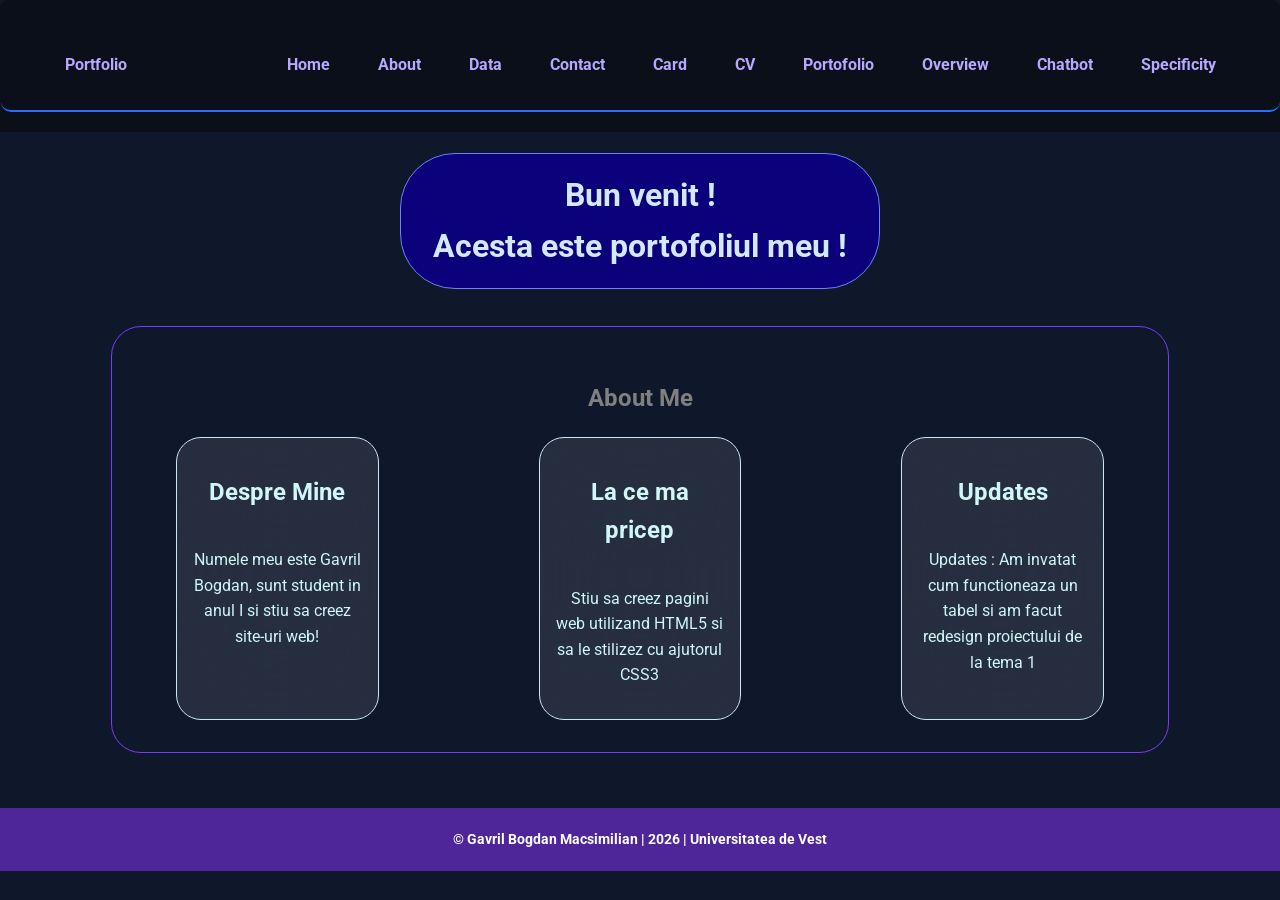
<file: index.html>
<!doctype html>
<html lang="en">
  <head>
    <meta charset="UTF-8" />
    <meta name="viewport" content="width=device-width, initial-scale=1.0" />
    <title>Portofoliu Gavril Bogdan</title>
    <link rel="stylesheet" href="style.css" />
    <link rel="preconnect" href="https://fonts.googleapis.com" />
    <link rel="preconnect" href="https://fonts.gstatic.com" crossorigin />
    <link
      href="https://fonts.googleapis.com/css2?family=Roboto:ital,wght@0,100..900;1,100..900&display=swap"
      rel="stylesheet"
    />
  </head>
  <body>
    <a href="#main-content" class="skip-link">Skip to main content</a>
    <header>
      <nav>
        <a href="index.html" class="logo">Portfolio</a>
        <ul>
          <li><a href="index.html">Home</a></li>
          <li><a href="about.html">About</a></li>
          <li><a href="data.html">Data</a></li>
          <li><a href="contact.html">Contact</a></li>
          <li><a href="card.html">Card</a></li>
          <li><a href="cv.html">CV</a></li>
          <li><a href="portofolio.html">Portofolio</a></li>
          <li><a href="overview.html">Overview</a></li>
          <li><a href="chatbot.html">Chatbot</a></li>
          <li><a href="specificity.html">Specificity</a></li>
        </ul>
      </nav>
    </header>
    <div class="title-container">
      <h1 class="big-title">
        Bun venit !<br />
        Acesta este portofoliul meu !
      </h1>
    </div>
    <main id="main-content">
      <section>
        <div class="body-container">
          <h2 class="container-title" style="color: gray">About Me</h2>
          <div class="card-container">
            <div class="card">
              <h2>Despre Mine</h2>
              <p>
                Numele meu este Gavril Bogdan, sunt student in anul I si stiu sa
                creez site-uri web!
              </p>
            </div>
            <div class="card">
              <h2>La ce ma pricep</h2>
              <p>
                Stiu sa creez pagini web utilizand HTML5 si sa le stilizez cu
                ajutorul CSS3
              </p>
            </div>
            <div class="card">
              <h2>Updates</h2>
              <p>
                Updates : Am invatat cum functioneaza un tabel si am facut
                redesign proiectului de la tema 1
              </p>
            </div>
          </div>
        </div>
      </section>
    </main>
    <footer>
      &copy; Gavril Bogdan Macsimilian | 2026 | Universitatea de Vest
    </footer>
  </body>
</html>
</file>
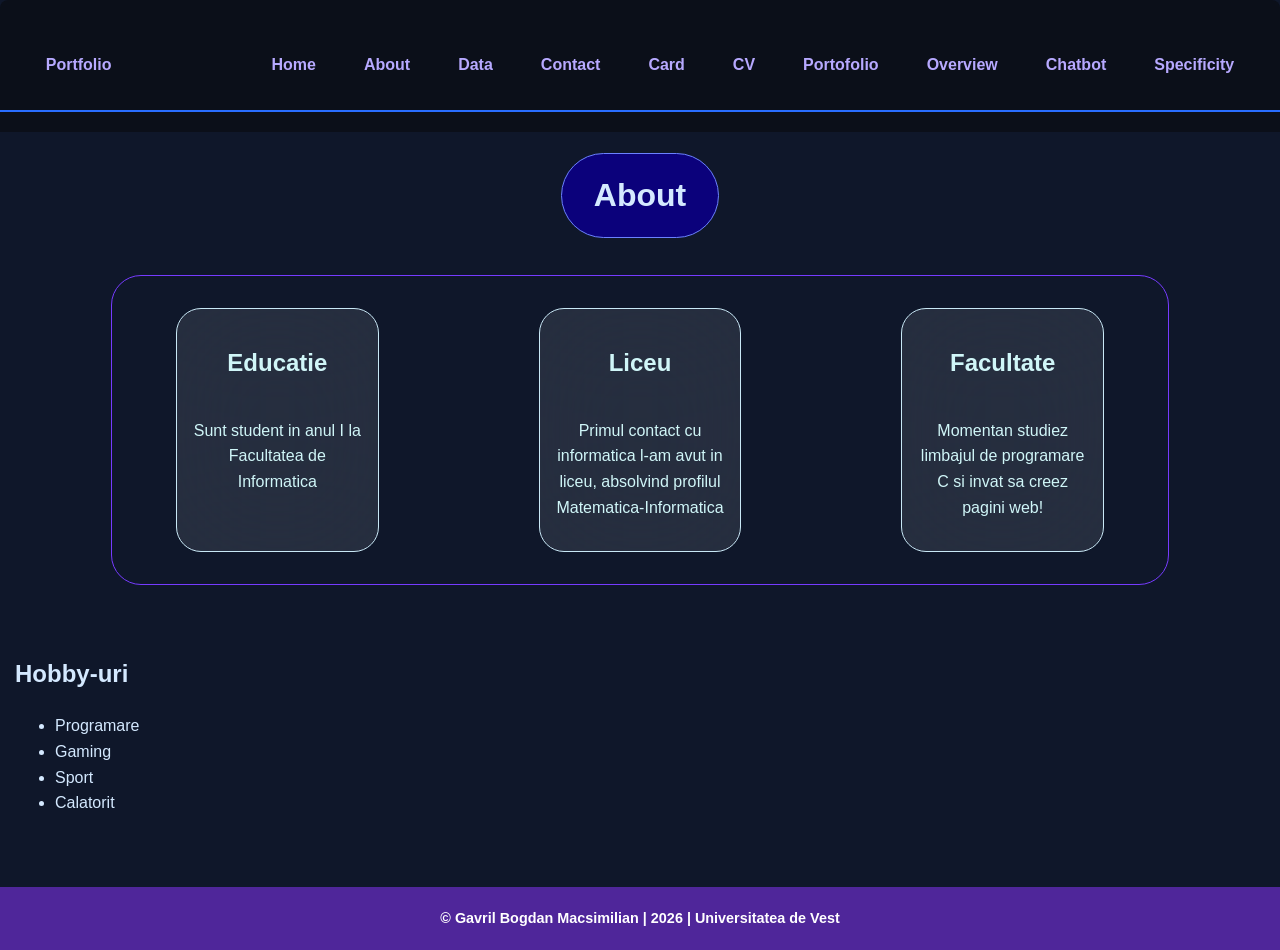
<file: about.html>
<!doctype html>
<html lang="en">
  <head>
    <meta charset="UTF-8" />
    <meta name="viewport" content="width=device-width, initial-scale=1.0" />
    <title>About</title>
    <link rel="stylesheet" href="style.css" />
  </head>
  <body>
    <a href="#main-content" class="skip-link">Skip to main content</a>
    <header>
      <nav>
        <a href="index.html" class="logo">Portfolio</a>
        <ul>
          <li><a href="index.html">Home</a></li>
          <li><a href="about.html">About</a></li>
          <li><a href="data.html">Data</a></li>
          <li><a href="contact.html">Contact</a></li>
          <li><a href="card.html">Card</a></li>
          <li><a href="cv.html">CV</a></li>
          <li><a href="portofolio.html">Portofolio</a></li>
          <li><a href="overview.html">Overview</a></li>
          <li><a href="chatbot.html">Chatbot</a></li>
          <li><a href="specificity.html">Specificity</a></li>
        </ul>
      </nav>
    </header>
    <div class="title-container">
      <h1 class="big-title">About</h1>
    </div>
    <main id="main-content">
      <section>
        <div class="body-container">
          <div class="card-container">
            <div class="card">
              <h2>Educatie</h2>
              <p>Sunt student in anul I la Facultatea de Informatica</p>
            </div>
            <div class="card">
              <h2>Liceu</h2>
              <p>
                Primul contact cu informatica l-am avut in liceu, absolvind
                profilul Matematica-Informatica
              </p>
            </div>
            <div class="card">
              <h2>Facultate</h2>
              <p>
                Momentan studiez limbajul de programare C si invat sa creez
                pagini web!
              </p>
            </div>
          </div>
        </div>
      </section>

      <section>
        <div class="hobby">
          <h2 class="sub-title">Hobby-uri</h2>
          <ul>
            <li>Programare</li>
            <li>Gaming</li>
            <li>Sport</li>
            <li>Calatorit</li>
          </ul>
        </div>
      </section>
    </main>
    <footer>
      &copy; Gavril Bogdan Macsimilian | 2026 | Universitatea de Vest
    </footer>
  </body>
</html>
</file>
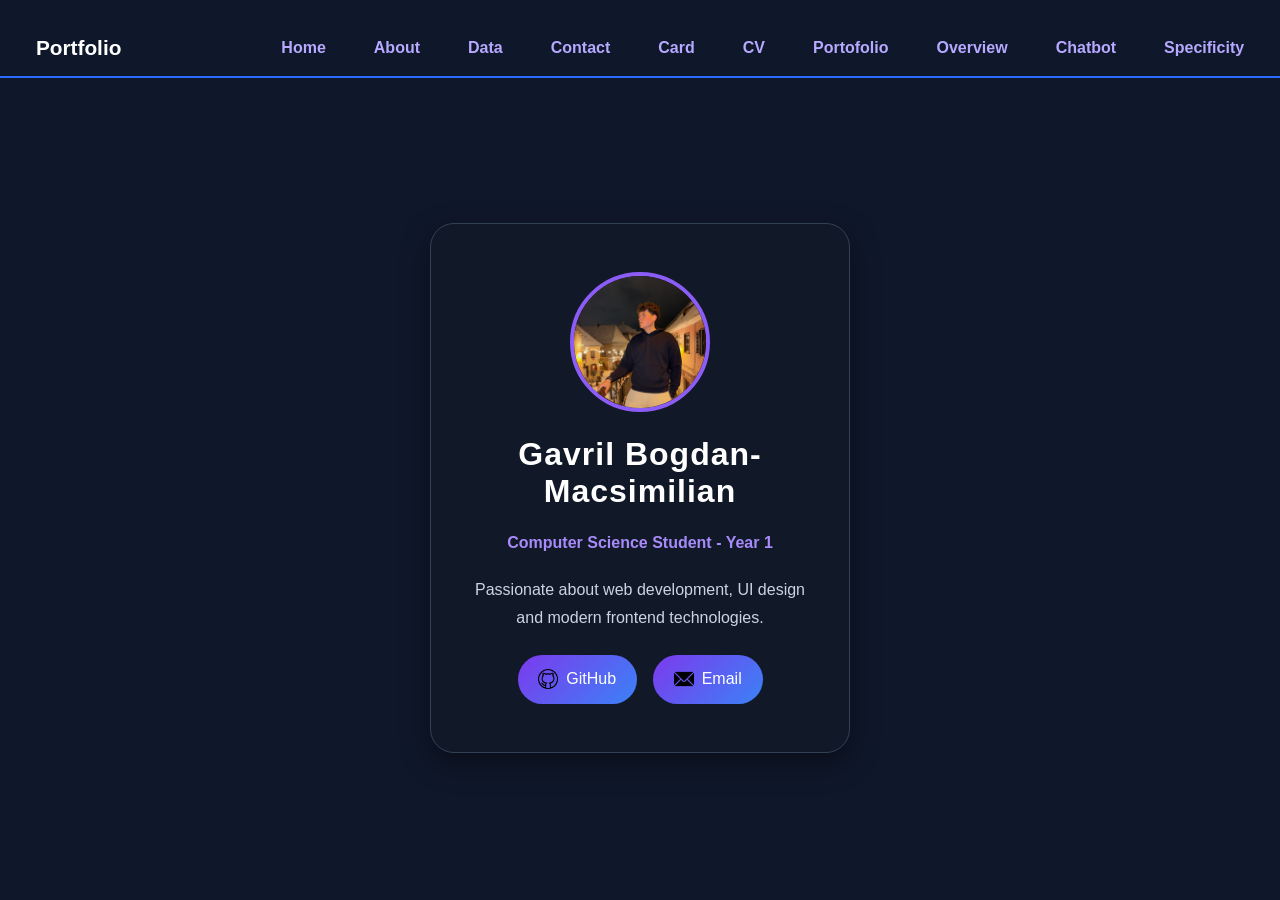
<file: card.html>
<!doctype html>
<html lang="en">
  <head>
    <meta charset="UTF-8" />
    <meta name="viewport" content="width=device-width, initial-scale=1.0" />
    <title>Card</title>
    <link rel="stylesheet" href="card.css" />
  </head>

  <body>
    <header>
      <nav>
        <a href="index.html" class="logo">Portfolio</a>
        <ul>
          <li><a href="index.html">Home</a></li>
          <li><a href="about.html">About</a></li>
          <li><a href="data.html">Data</a></li>
          <li><a href="contact.html">Contact</a></li>
          <li><a href="card.html">Card</a></li>
          <li><a href="cv.html">CV</a></li>
          <li><a href="portofolio.html">Portofolio</a></li>
          <li><a href="overview.html">Overview</a></li>
          <li><a href="chatbot.html">Chatbot</a></li>
          <li><a href="specificity.html">Specificity</a></li>
        </ul>
      </nav>
    </header>

    <main class="card-container">
      <section class="card">
        <img
          src="images/bogdan.png"
          alt="Profile Picture"
          class="profile-img"
        />

        <h1 id="main-name">Gavril Bogdan-Macsimilian</h1>

        <p class="role">Computer Science Student - Year 1</p>

        <p class="description">
          Passionate about web development, UI design and modern frontend
          technologies.
        </p>

        <div class="buttons">
          <a href="https://github.com/bogdangavril06" class="btn github-link">
            <img src="images/github.png" alt="GitHub" />
            GitHub
          </a>

          <a href="mailto:bogdan.gavril06@e-uvt.com" class="btn email-link">
            <img src="images/email.png" alt="Email" />
            Email
          </a>
        </div>
      </section>
    </main>
  </body>
</html>
</file>
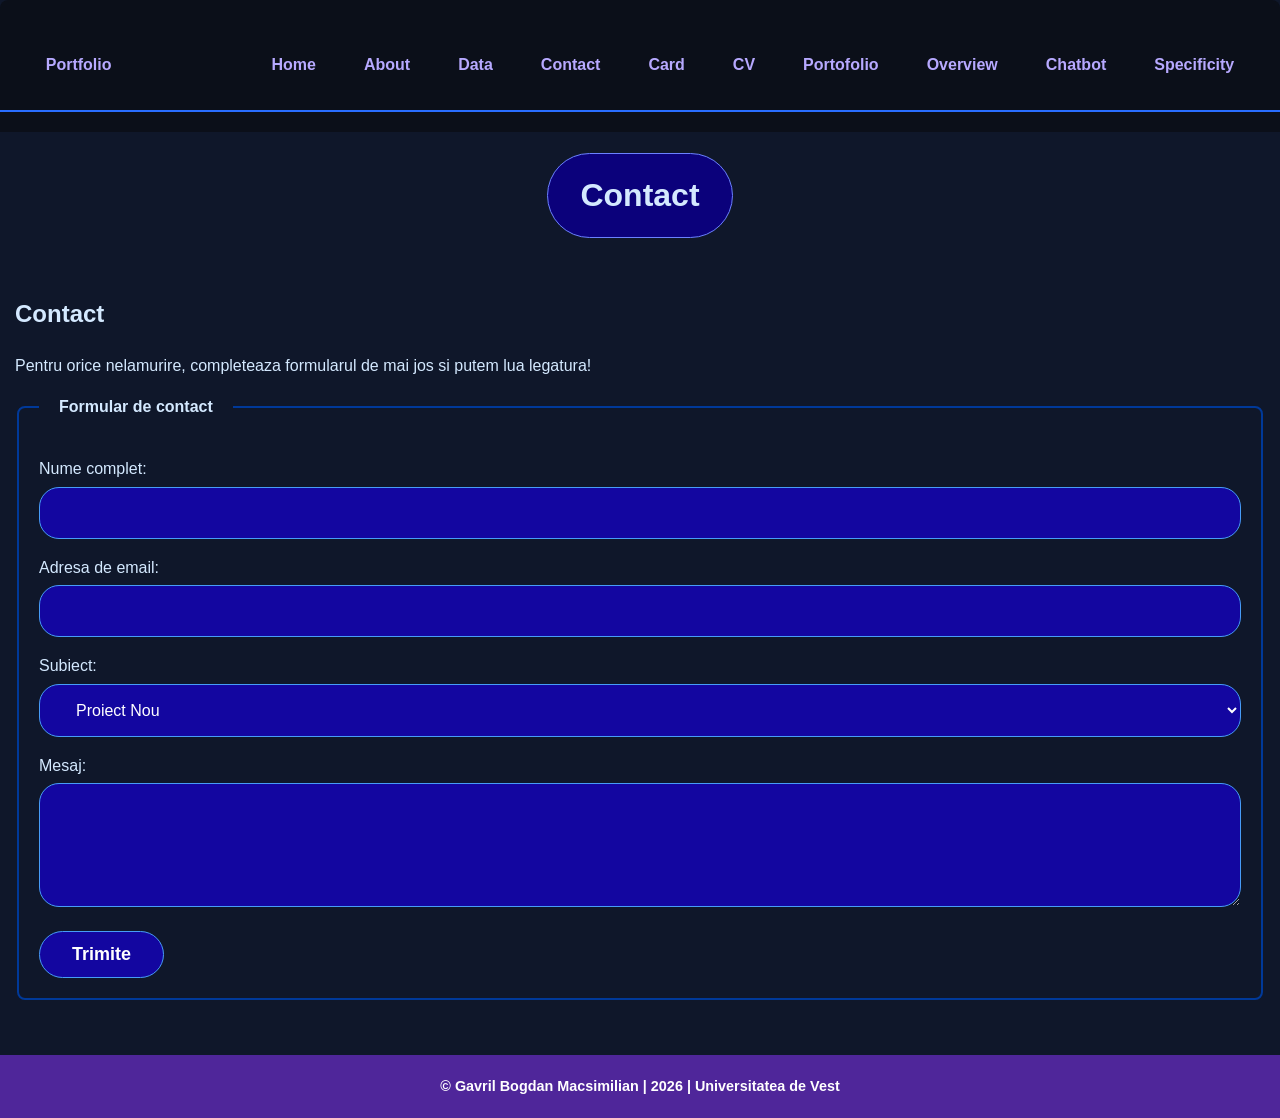
<file: contact.html>
<!doctype html>
<html lang="en">
  <head>
    <meta charset="UTF-8" />
    <meta name="viewport" content="width=device-width, initial-scale=1.0" />
    <title>Contact</title>
    <link rel="stylesheet" href="style.css" />
  </head>
  <body>
    <a href="#main-content" class="skip-link">Skip to main content</a>
    <header>
      <nav>
        <a href="index.html" class="logo">Portfolio</a>
        <ul>
          <li><a href="index.html">Home</a></li>
          <li><a href="about.html">About</a></li>
          <li><a href="data.html">Data</a></li>
          <li><a href="contact.html">Contact</a></li>
          <li><a href="card.html">Card</a></li>
          <li><a href="cv.html">CV</a></li>
          <li><a href="portofolio.html">Portofolio</a></li>
          <li><a href="overview.html">Overview</a></li>
          <li><a href="chatbot.html">Chatbot</a></li>
          <li><a href="specificity.html">Specificity</a></li>
        </ul>
      </nav>
    </header>
    <div class="title-container">
      <h1 class="big-title">Contact</h1>
    </div>
    <main id="main-content">
      <section class="form-c">
        <h2 class="sub-title">Contact</h2>
        <p class="sub-title">
          Pentru orice nelamurire, completeaza formularul de mai jos si putem
          lua legatura!
        </p>

        <form action="#" method="post">
          <fieldset>
            <legend class="sub-title">Formular de contact</legend>
            <p class="sub-title">
              <label for="nume">Nume complet:</label>
              <input type="text" id="nume" name="user_name" required />
            </p>
            <p class="sub-title">
              <label for="email">Adresa de email:</label>
              <input type="email" id="email" name="user_email" required />
            </p>

            <p class="sub-title">
              <label for="subiect">Subiect: </label>
              <select name="subject" id="subiect">
                <option value="proiect">Proiect Nou</option>
                <option value="intrebare">Intrebare</option>
                <option value="feedback">Feedback</option>
              </select>
            </p>
            <p class="sub-title">
              <label for="mesaj">Mesaj:</label>
              <textarea name="message" id="mesaj" rows="5" required></textarea>
            </p>
            <button type="submit">Trimite</button>
          </fieldset>
        </form>
      </section>
    </main>
    <footer>
      &copy; Gavril Bogdan Macsimilian | 2026 | Universitatea de Vest
    </footer>
  </body>
</html>
</file>
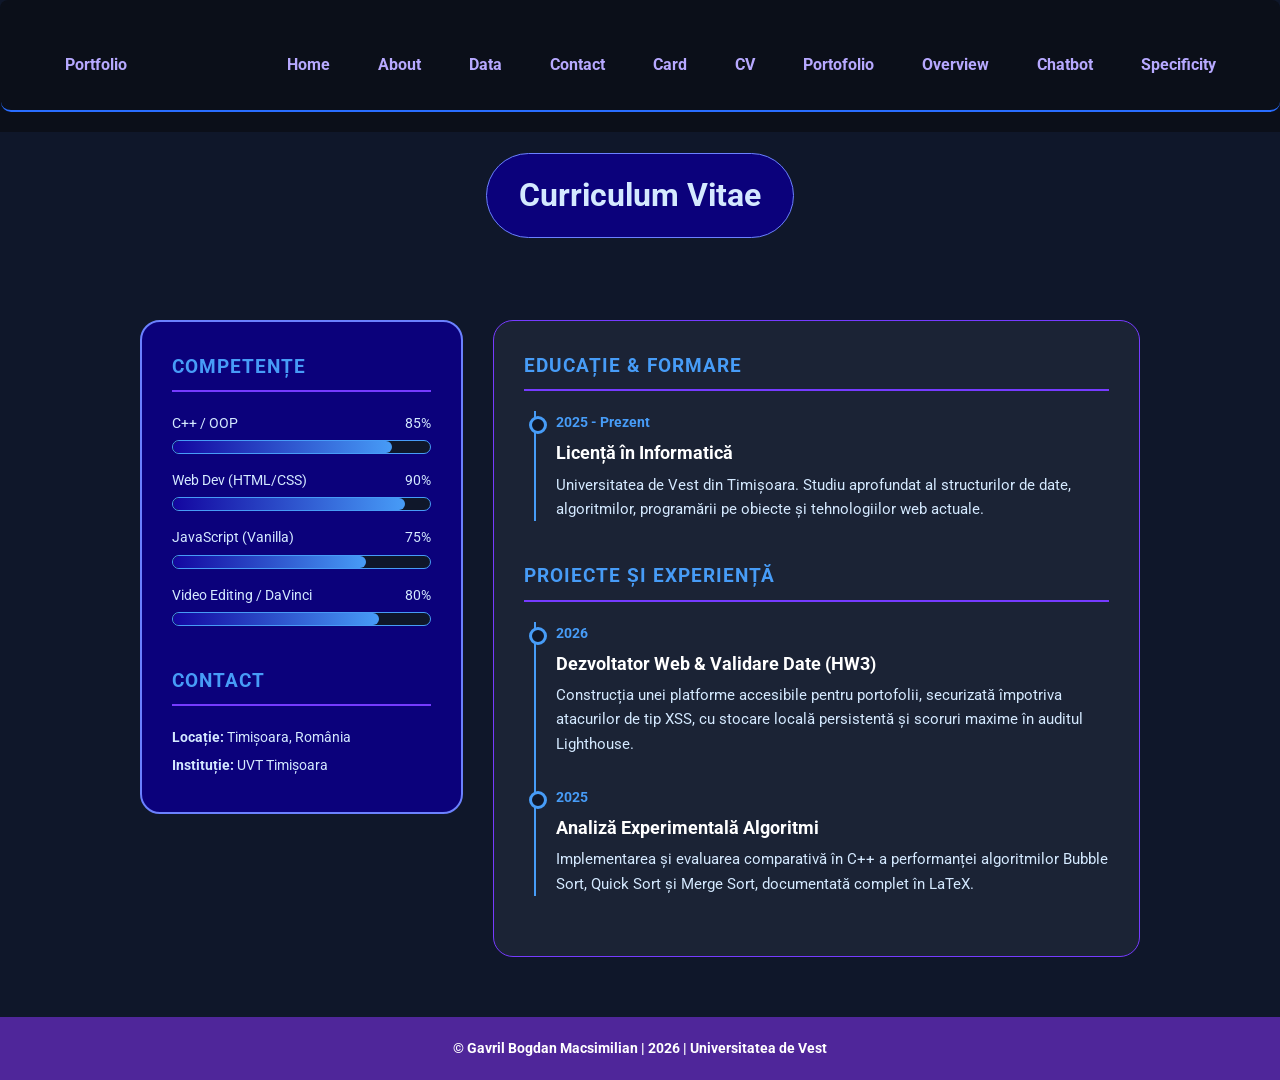
<file: cv.html>
<!doctype html>
<html lang="ro">
  <head>
    <meta charset="UTF-8" />
    <meta name="viewport" content="width=device-width, initial-scale=1.0" />
    <title>Curriculum Vitae - Nou</title>
    <link rel="stylesheet" href="style.css" />
    <link rel="preconnect" href="https://fonts.googleapis.com" />
    <link rel="preconnect" href="https://fonts.gstatic.com" crossorigin />
    <link
      href="https://fonts.googleapis.com/css2?family=Roboto:wght@300;400;700;900&display=swap"
      rel="stylesheet"
    />

    <style>
      .cv-wrapper {
        max-width: 1000px;
        margin: 40px auto;
        padding: 20px;
        display: grid;
        grid-template-columns: 1fr 2fr;
        gap: 30px;
      }

      @media (max-width: 768px) {
        .cv-wrapper {
          grid-template-columns: 1fr;
        }
      }

      .left-column {
        background-color: #0b017b;
        border: 2px solid #6b81ff;
        padding: 30px;
        border-radius: 20px;
        height: fit-content;
      }

      .right-column {
        background-color: rgba(246, 250, 255, 0.05);
        border: 1px solid #763bff;
        padding: 30px;
        border-radius: 20px;
      }

      .cv-section-title {
        color: #479cf7;
        border-bottom: 2px solid #763bff;
        padding-bottom: 8px;
        margin-top: 0;
        margin-bottom: 20px;
        text-transform: uppercase;
        font-size: 1.2rem;
        letter-spacing: 1px;
      }

      .skill-bar-container {
        margin-bottom: 15px;
      }

      .skill-name {
        display: flex;
        justify-content: space-between;
        color: #d4e9ff;
        font-size: 0.9rem;
        margin-bottom: 5px;
      }

      .progress-bg {
        background-color: #0f172a;
        border: 1px solid #479cf7;
        height: 12px;
        border-radius: 10px;
        overflow: hidden;
      }

      .progress-fill {
        background: linear-gradient(90deg, #1306a0, #479cf7);
        height: 100%;
        border-radius: 10px;
      }

      .timeline {
        position: relative;
        border-left: 2px solid #479cf7;
        padding-left: 20px;
        margin-left: 10px;
      }

      .timeline-item {
        position: relative;
        margin-bottom: 30px;
      }

      .timeline-item::before {
        content: "";
        position: absolute;
        left: -27px;
        top: 5px;
        background-color: #0f172a;
        border: 3px solid #479cf7;
        width: 12px;
        height: 12px;
        border-radius: 50%;
      }

      .timeline-date {
        color: #479cf7;
        font-weight: bold;
        font-size: 0.9rem;
        margin: 0;
      }

      .timeline-title {
        color: white;
        margin: 5px 0;
        font-size: 1.1rem;
      }

      .timeline-desc {
        color: #d4e9ff;
        margin: 0;
        font-size: 0.95rem;
      }
    </style>
  </head>
  <body>
    <a href="#main-content" class="skip-link">Skip to main content</a>

    <header>
      <nav>
        <a href="index.html" class="logo">Portfolio</a>
        <ul>
          <li><a href="index.html">Home</a></li>
          <li><a href="about.html">About</a></li>
          <li><a href="data.html">Data</a></li>
          <li><a href="contact.html">Contact</a></li>
          <li><a href="card.html">Card</a></li>
          <li><a href="cv.html">CV</a></li>
          <li><a href="portofolio.html">Portofolio</a></li>
          <li><a href="overview.html">Overview</a></li>
          <li><a href="chatbot.html">Chatbot</a></li>
          <li><a href="specificity.html">Specificity</a></li>
        </ul>
      </nav>
    </header>

    <div class="title-container">
      <h1 class="big-title">Curriculum Vitae</h1>
    </div>

    <main id="main-content" class="cv-wrapper">
      <div class="left-column">
        <h2 class="cv-section-title">Competențe</h2>

        <div class="skill-bar-container">
          <div class="skill-name"><span>C++ / OOP</span> <span>85%</span></div>
          <div class="progress-bg">
            <div class="progress-fill" style="width: 85%"></div>
          </div>
        </div>

        <div class="skill-bar-container">
          <div class="skill-name">
            <span>Web Dev (HTML/CSS)</span> <span>90%</span>
          </div>
          <div class="progress-bg">
            <div class="progress-fill" style="width: 90%"></div>
          </div>
        </div>

        <div class="skill-bar-container">
          <div class="skill-name">
            <span>JavaScript (Vanilla)</span> <span>75%</span>
          </div>
          <div class="progress-bg">
            <div class="progress-fill" style="width: 75%"></div>
          </div>
        </div>

        <div class="skill-bar-container">
          <div class="skill-name">
            <span>Video Editing / DaVinci</span> <span>80%</span>
          </div>
          <div class="progress-bg">
            <div class="progress-fill" style="width: 80%"></div>
          </div>
        </div>

        <h2 class="cv-section-title" style="margin-top: 40px">Contact</h2>
        <p style="color: #d4e9ff; font-size: 0.9rem; margin: 5px 0">
          <strong>Locație:</strong> Timișoara, România
        </p>
        <p style="color: #d4e9ff; font-size: 0.9rem; margin: 5px 0">
          <strong>Instituție:</strong> UVT Timișoara
        </p>
      </div>

      <div class="right-column">
        <h2 class="cv-section-title">Educație & Formare</h2>
        <div class="timeline">
          <div class="timeline-item">
            <p class="timeline-date">2025 - Prezent</p>
            <h3 class="timeline-title">Licență în Informatică</h3>
            <p class="timeline-desc">
              Universitatea de Vest din Timișoara. Studiu aprofundat al
              structurilor de date, algoritmilor, programării pe obiecte și
              tehnologiilor web actuale.
            </p>
          </div>
        </div>

        <h2 class="cv-section-title" style="margin-top: 40px">
          Proiecte și Experiență
        </h2>
        <div class="timeline">
          <div class="timeline-item">
            <p class="timeline-date">2026</p>
            <h3 class="timeline-title">
              Dezvoltator Web & Validare Date (HW3)
            </h3>
            <p class="timeline-desc">
              Construcția unei platforme accesibile pentru portofolii,
              securizată împotriva atacurilor de tip XSS, cu stocare locală
              persistentă și scoruri maxime în auditul Lighthouse.
            </p>
          </div>
          <div class="timeline-item">
            <p class="timeline-date">2025</p>
            <h3 class="timeline-title">Analiză Experimentală Algoritmi</h3>
            <p class="timeline-desc">
              Implementarea și evaluarea comparativă în C++ a performanței
              algoritmilor Bubble Sort, Quick Sort și Merge Sort, documentată
              complet în LaTeX.
            </p>
          </div>
        </div>
      </div>
    </main>

    <footer>
      &copy; Gavril Bogdan Macsimilian | 2026 | Universitatea de Vest
    </footer>
  </body>
</html>
</file>
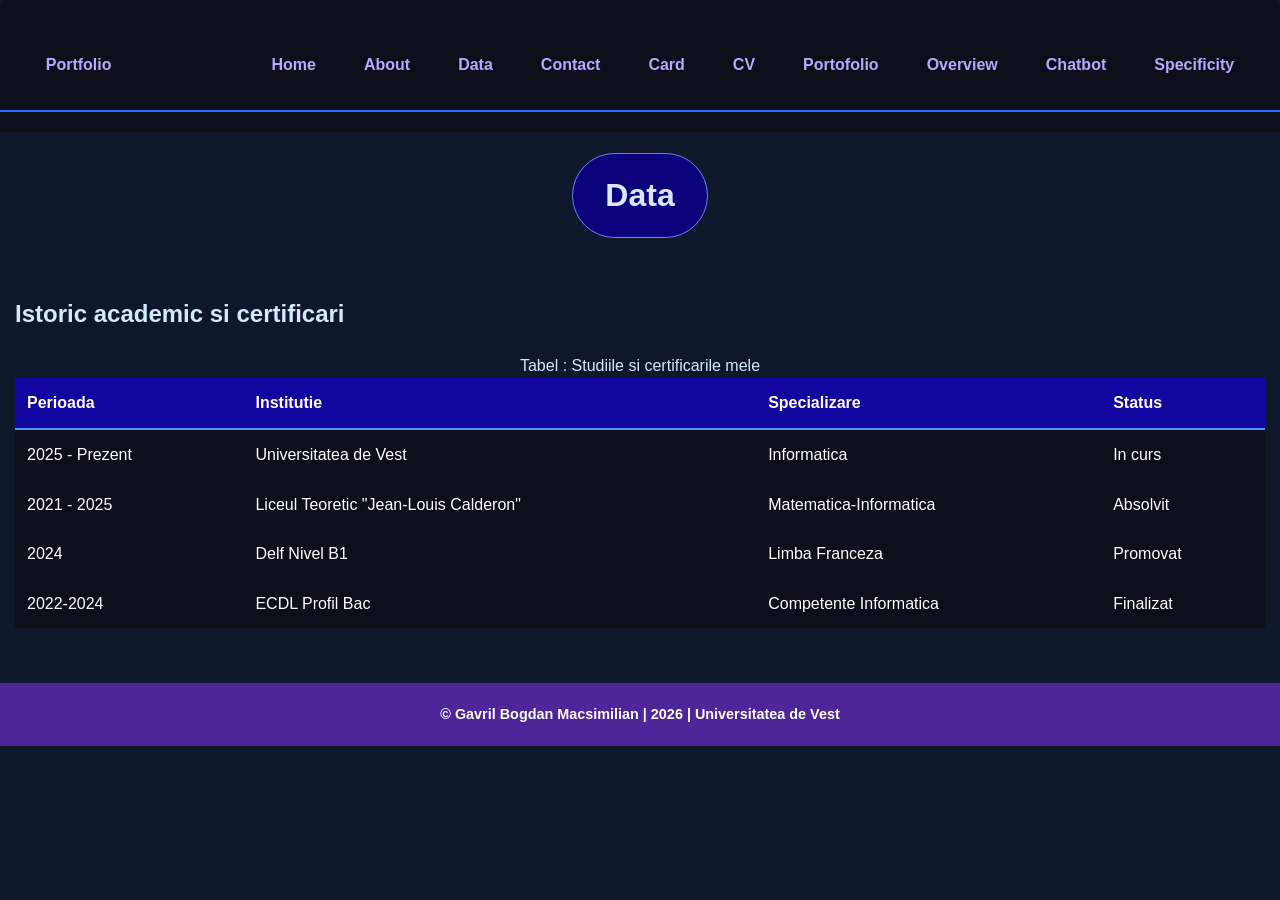
<file: data.html>
<!doctype html>
<html lang="en">
  <head>
    <meta charset="UTF-8" />
    <meta name="viewport" content="width=device-width, initial-scale=1.0" />
    <title>Data</title>
    <link rel="stylesheet" href="style.css" />
  </head>
  <body>
    <a href="#main-content" class="skip-link">Skip to main content</a>
    <header>
      <nav>
        <a href="index.html" class="logo">Portfolio</a>
        <ul>
          <li><a href="index.html">Home</a></li>
          <li><a href="about.html">About</a></li>
          <li><a href="data.html">Data</a></li>
          <li><a href="contact.html">Contact</a></li>
          <li><a href="card.html">Card</a></li>
          <li><a href="cv.html">CV</a></li>
          <li><a href="portofolio.html">Portofolio</a></li>
          <li><a href="overview.html">Overview</a></li>
          <li><a href="chatbot.html">Chatbot</a></li>
          <li><a href="specificity.html">Specificity</a></li>
        </ul>
      </nav>
    </header>
    <div class="title-container">
      <h1 class="big-title">Data</h1>
    </div>
    <main id="main-content">
      <section>
        <h2 class="b-table-h2">Istoric academic si certificari</h2>
        <table>
          <caption class="sub-title">
            Tabel : Studiile si certificarile mele
          </caption>
          <thead>
            <tr>
              <th scope="col">Perioada</th>
              <th scope="col">Institutie</th>
              <th scope="col">Specializare</th>
              <th scope="col">Status</th>
            </tr>
          </thead>
          <tbody>
            <tr>
              <td>2025 - Prezent</td>
              <td>Universitatea de Vest</td>
              <td>Informatica</td>
              <td>In curs</td>
            </tr>
            <tr>
              <td>2021 - 2025</td>
              <td>Liceul Teoretic "Jean-Louis Calderon"</td>
              <td>Matematica-Informatica</td>
              <td>Absolvit</td>
            </tr>
            <tr>
              <td>2024</td>
              <td>Delf Nivel B1</td>
              <td>Limba Franceza</td>
              <td>Promovat</td>
            </tr>
            <tr>
              <td>2022-2024</td>
              <td>ECDL Profil Bac</td>
              <td>Competente Informatica</td>
              <td>Finalizat</td>
            </tr>
          </tbody>
        </table>
      </section>
    </main>
    <footer>
      &copy; Gavril Bogdan Macsimilian | 2026 | Universitatea de Vest
    </footer>
  </body>
</html>
</file>
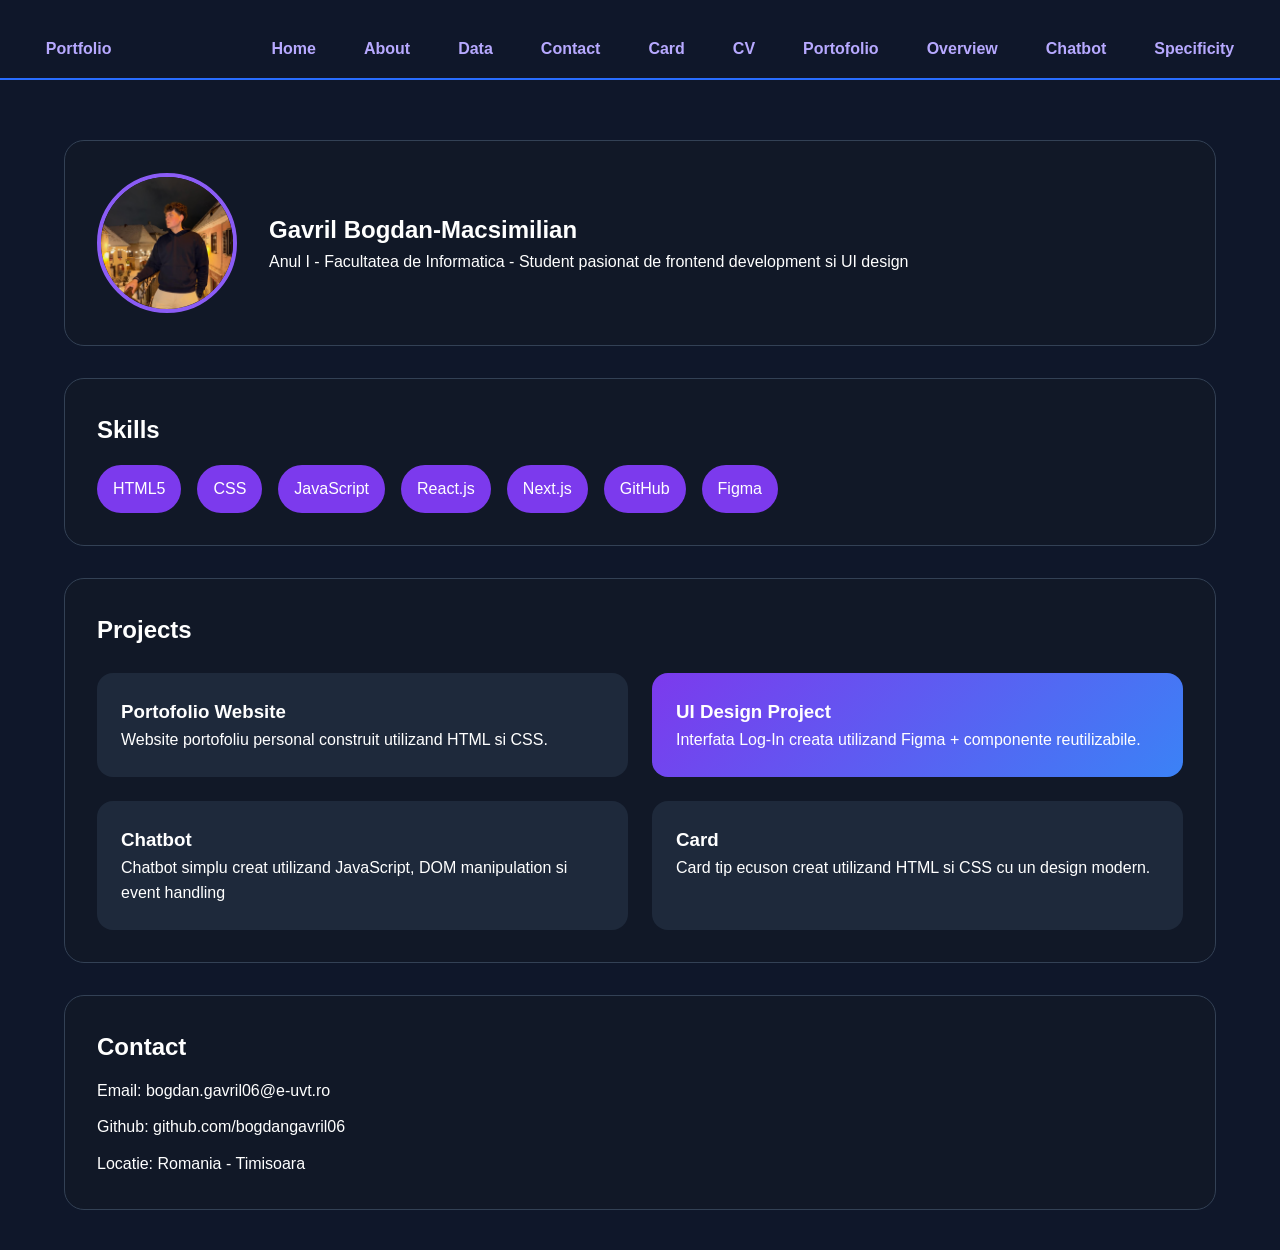
<file: overview.html>
<!doctype html>
<html lang="en">
  <head>
    <meta charset="UTF-8" />
    <meta name="viewport" content="width=device-width, initial-scale=1.0" />
    <title>Overview</title>
    <link rel="stylesheet" href="overview.css" />
  </head>
  <body>
    <header>
      <nav>
        <a href="index.html" class="logo">Portfolio</a>
        <ul>
          <li><a href="index.html">Home</a></li>
          <li><a href="about.html">About</a></li>
          <li><a href="data.html">Data</a></li>
          <li><a href="contact.html">Contact</a></li>
          <li><a href="card.html">Card</a></li>
          <li><a href="cv.html">CV</a></li>
          <li><a href="portofolio.html">Portofolio</a></li>
          <li><a href="overview.html">Overview</a></li>
          <li><a href="chatbot.html">Chatbot</a></li>
          <li><a href="specificity.html">Specificity</a></li>
        </ul>
      </nav>
    </header>

    <main class="overview-grid">
      <section class="profile">
        <img
          src="images/bogdan.png"
          alt="Profile Picture"
          class="profile-image"
        />

        <div>
          <h1>Gavril Bogdan-Macsimilian</h1>
          <p>
            Anul I - Facultatea de Informatica - Student pasionat de frontend
            development si UI design
          </p>
        </div>
      </section>
      <section class="skills">
        <h2>Skills</h2>
        <div class="skill-tags">
          <span>HTML5</span>
          <span>CSS</span>
          <span>JavaScript</span>
          <span>React.js</span>
          <span>Next.js</span>
          <span>GitHub</span>
          <span>Figma</span>
        </div>
      </section>

      <section class="projects">
        <h2>Projects</h2>

        <div class="cards">
          <article class="card">
            <h3>Portofolio Website</h3>
            <p>Website portofoliu personal construit utilizand HTML si CSS.</p>
          </article>
          <article class="card special-card">
            <h3>UI Design Project</h3>
            <p>
              Interfata Log-In creata utilizand Figma + componente
              reutilizabile.
            </p>
          </article>
          <article class="card">
            <h3>Chatbot</h3>
            <p>
              Chatbot simplu creat utilizand JavaScript, DOM manipulation si
              event handling
            </p>
          </article>
          <article class="card">
            <h3>Card</h3>
            <p>
              Card tip ecuson creat utilizand HTML si CSS cu un design modern.
            </p>
          </article>
        </div>
      </section>
      <section class="contact">
        <h2>Contact</h2>
        <p>Email: bogdan.gavril06@e-uvt.ro</p>
        <p>Github: github.com/bogdangavril06</p>
        <p>Locatie: Romania - Timisoara</p>
      </section>
    </main>
  </body>
</html>
</file>
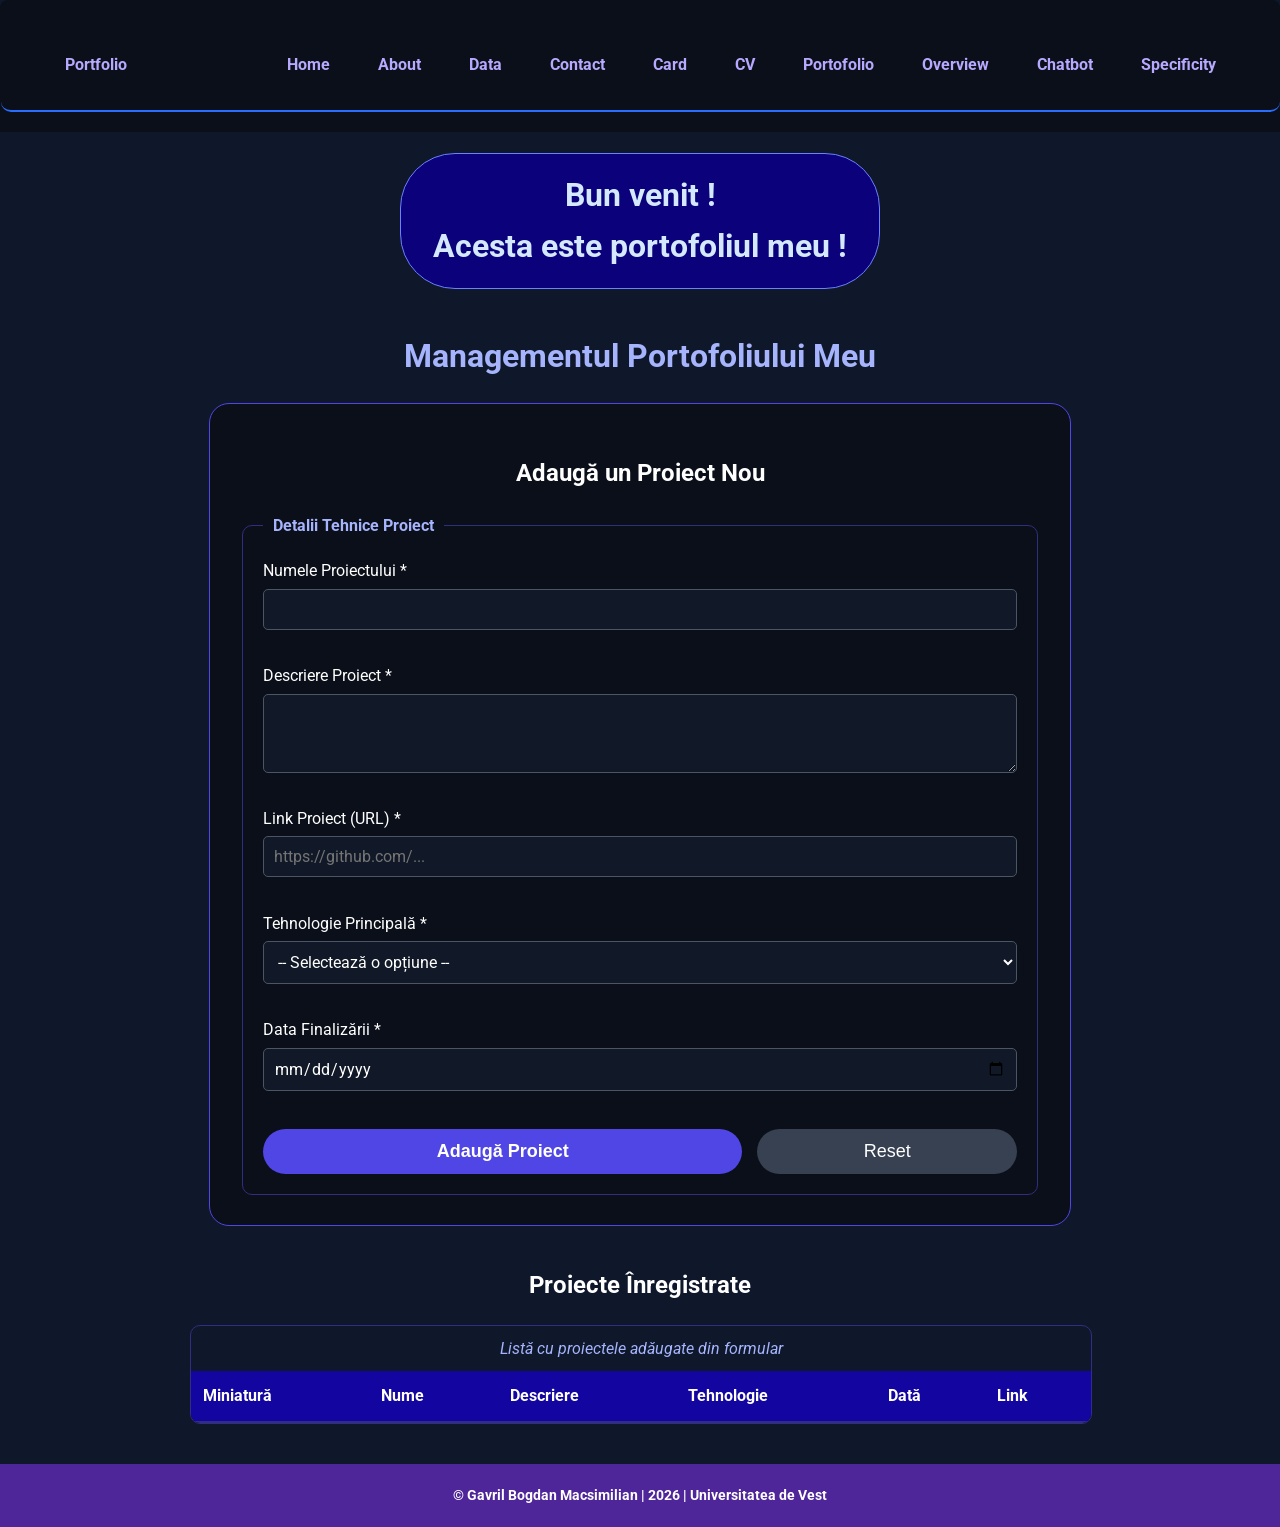
<file: portofolio.html>
<!doctype html>
<html lang="en">
  <head>
    <meta charset="UTF-8" />
    <meta name="viewport" content="width=device-width, initial-scale=1.0" />
    <title>Portofoliu Gavril Bogdan</title>
    <link rel="stylesheet" href="style.css" />
    <link rel="preconnect" href="https://fonts.googleapis.com" />
    <link rel="preconnect" href="https://fonts.gstatic.com" crossorigin />
    <link
      href="https://fonts.googleapis.com/css2?family=Roboto:ital,wght@0,100..900;1,100..900&display=swap"
      rel="stylesheet"
    />
  </head>
  <body>
    <a href="#main-content" class="skip-link">Skip to main content</a>
    <header>
      <nav>
        <a href="index.html" class="logo">Portfolio</a>
        <ul>
          <li><a href="index.html">Home</a></li>
          <li><a href="about.html">About</a></li>
          <li><a href="data.html">Data</a></li>
          <li><a href="contact.html">Contact</a></li>
          <li><a href="card.html">Card</a></li>
          <li><a href="cv.html">CV</a></li>
          <li><a href="portofolio.html">Portofolio</a></li>
          <li><a href="overview.html">Overview</a></li>
          <li><a href="chatbot.html">Chatbot</a></li>
          <li><a href="specificity.html">Specificity</a></li>
        </ul>
      </nav>
    </header>
    <div class="title-container">
      <h1 class="big-title">
        Bun venit !<br />
        Acesta este portofoliul meu !
      </h1>
    </div>
    <main id="main-content">
      <h1 style="text-align: center; margin-top: 20px; color: #a5b4fc">
        Managementul Portofoliului Meu
      </h1>

      <section
        aria-labelledby="form-heading"
        style="
          border: 1px solid #4f46e5;
          border-radius: 20px;
          padding: 30px;
          margin: 20px auto;
          max-width: 800px;
          background-color: #0b0f19;
        "
      >
        <h2 id="form-heading" style="color: #fff; text-align: center">
          Adaugă un Proiect Nou
        </h2>

        <form
          id="project-form"
          novalidate
          style="display: flex; flex-direction: column; gap: 15px"
        >
          <fieldset
            style="
              border: 1px solid #312e81;
              padding: 20px;
              border-radius: 10px;
            "
          >
            <legend style="color: #a5b4fc; padding: 0 10px">
              Detalii Tehnice Proiect
            </legend>

            <div
              class="form-group"
              style="display: flex; flex-direction: column; margin-bottom: 10px"
            >
              <label for="project-name" style="color: #fff; margin-bottom: 5px"
                >Numele Proiectului <span aria-hidden="true">*</span></label
              >
              <input
                type="text"
                id="project-name"
                name="projectName"
                required
                aria-describedby="name-error"
                style="
                  background: #111827;
                  border: 1px solid #4b5563;
                  color: white;
                  padding: 10px;
                  border-radius: 5px;
                "
              />
              <span
                class="error-message"
                id="name-error"
                aria-live="polite"
                style="
                  color: #ef4444;
                  font-size: 0.85rem;
                  margin-top: 4px;
                  min-height: 1.2rem;
                "
              ></span>
            </div>

            <div
              class="form-group"
              style="display: flex; flex-direction: column; margin-bottom: 10px"
            >
              <label for="project-desc" style="color: #fff; margin-bottom: 5px"
                >Descriere Proiect <span aria-hidden="true">*</span></label
              >
              <textarea
                id="project-desc"
                name="projectDesc"
                rows="3"
                required
                aria-describedby="desc-error"
                style="
                  background: #111827;
                  border: 1px solid #4b5563;
                  color: white;
                  padding: 10px;
                  border-radius: 5px;
                  resize: vertical;
                "
              ></textarea>
              <span
                class="error-message"
                id="desc-error"
                aria-live="polite"
                style="
                  color: #ef4444;
                  font-size: 0.85rem;
                  margin-top: 4px;
                  min-height: 1.2rem;
                "
              ></span>
            </div>

            <div
              class="form-group"
              style="display: flex; flex-direction: column; margin-bottom: 10px"
            >
              <label for="project-url" style="color: #fff; margin-bottom: 5px"
                >Link Proiect (URL) <span aria-hidden="true">*</span></label
              >
              <input
                type="url"
                id="project-url"
                name="projectUrl"
                placeholder="https://github.com/..."
                required
                aria-describedby="url-error"
                style="
                  background: #111827;
                  border: 1px solid #4b5563;
                  color: white;
                  padding: 10px;
                  border-radius: 5px;
                "
              />
              <span
                class="error-message"
                id="url-error"
                aria-live="polite"
                style="
                  color: #ef4444;
                  font-size: 0.85rem;
                  margin-top: 4px;
                  min-height: 1.2rem;
                "
              ></span>
            </div>

            <div
              class="form-group"
              style="display: flex; flex-direction: column; margin-bottom: 10px"
            >
              <label for="project-tech" style="color: #fff; margin-bottom: 5px"
                >Tehnologie Principală <span aria-hidden="true">*</span></label
              >
              <select
                id="project-tech"
                name="projectTech"
                required
                aria-describedby="tech-error"
                style="
                  background: #111827;
                  border: 1px solid #4b5563;
                  color: white;
                  padding: 10px;
                  border-radius: 5px;
                "
              >
                <option value="">-- Selectează o opțiune --</option>
                <option value="C++">C++</option>
                <option value="Python">Python</option>
                <option value="HTML/CSS">HTML5 & CSS3</option>
                <option value="JavaScript">Vanilla JavaScript</option>
              </select>
              <span
                class="error-message"
                id="tech-error"
                aria-live="polite"
                style="
                  color: #ef4444;
                  font-size: 0.85rem;
                  margin-top: 4px;
                  min-height: 1.2rem;
                "
              ></span>
            </div>

            <div
              class="form-group"
              style="display: flex; flex-direction: column; margin-bottom: 15px"
            >
              <label for="project-date" style="color: #fff; margin-bottom: 5px"
                >Data Finalizării <span aria-hidden="true">*</span></label
              >
              <input
                type="date"
                id="project-date"
                name="projectDate"
                required
                aria-describedby="date-error"
                style="
                  background: #111827;
                  border: 1px solid #4b5563;
                  color: white;
                  padding: 10px;
                  border-radius: 5px;
                "
              />
              <span
                class="error-message"
                id="date-error"
                aria-live="polite"
                style="
                  color: #ef4444;
                  font-size: 0.85rem;
                  margin-top: 4px;
                  min-height: 1.2rem;
                "
              ></span>
            </div>

            <div style="display: flex; gap: 15px; margin-top: 10px">
              <button
                type="submit"
                style="
                  background: #4f46e5;
                  color: white;
                  border: none;
                  padding: 12px 20px;
                  border-radius: 30px;
                  cursor: pointer;
                  font-weight: bold;
                  flex: 2;
                "
              >
                Adaugă Proiect
              </button>
              <button
                type="reset"
                id="reset-btn"
                style="
                  background: #374151;
                  color: white;
                  border: none;
                  padding: 12px 20px;
                  border-radius: 30px;
                  cursor: pointer;
                  flex: 1;
                "
              >
                Reset
              </button>
            </div>
          </fieldset>
        </form>
      </section>

      <section
        aria-labelledby="table-heading"
        style="margin: 40px auto; max-width: 900px; padding: 0 20px"
      >
        <h2 id="table-heading" style="color: #fff; text-align: center">
          Proiecte Înregistrate
        </h2>

        <div
          style="
            width: 100%;
            overflow-x: auto;
            margin-top: 20px;
            border-radius: 10px;
            border: 1px solid #312e81;
          "
        >
          <table
            id="projects-table"
            style="
              width: 100%;
              border-collapse: collapse;
              background: #0b0f19;
              color: white;
            "
          >
            <caption style="padding: 10px; color: #a5b4fc; font-style: italic">
              Listă cu proiectele adăugate din formular
            </caption>
            <thead>
              <tr style="background: #1e1b4b">
                <th
                  scope="col"
                  style="
                    padding: 12px;
                    text-align: left;
                    border-bottom: 2px solid #312e81;
                  "
                >
                  Miniatură
                </th>
                <th
                  scope="col"
                  style="
                    padding: 12px;
                    text-align: left;
                    border-bottom: 2px solid #312e81;
                  "
                >
                  Nume
                </th>
                <th
                  scope="col"
                  style="
                    padding: 12px;
                    text-align: left;
                    border-bottom: 2px solid #312e81;
                  "
                >
                  Descriere
                </th>
                <th
                  scope="col"
                  style="
                    padding: 12px;
                    text-align: left;
                    border-bottom: 2px solid #312e81;
                  "
                >
                  Tehnologie
                </th>
                <th
                  scope="col"
                  style="
                    padding: 12px;
                    text-align: left;
                    border-bottom: 2px solid #312e81;
                  "
                >
                  Dată
                </th>
                <th
                  scope="col"
                  style="
                    padding: 12px;
                    text-align: left;
                    border-bottom: 2px solid #312e81;
                  "
                >
                  Link
                </th>
              </tr>
            </thead>
            <tbody id="table-body"></tbody>
          </table>
        </div>
      </section>
    </main>

    <script src="portofolio.js" defer></script>
    <footer>
      &copy; Gavril Bogdan Macsimilian | 2026 | Universitatea de Vest
    </footer>
  </body>
</html>
</file>
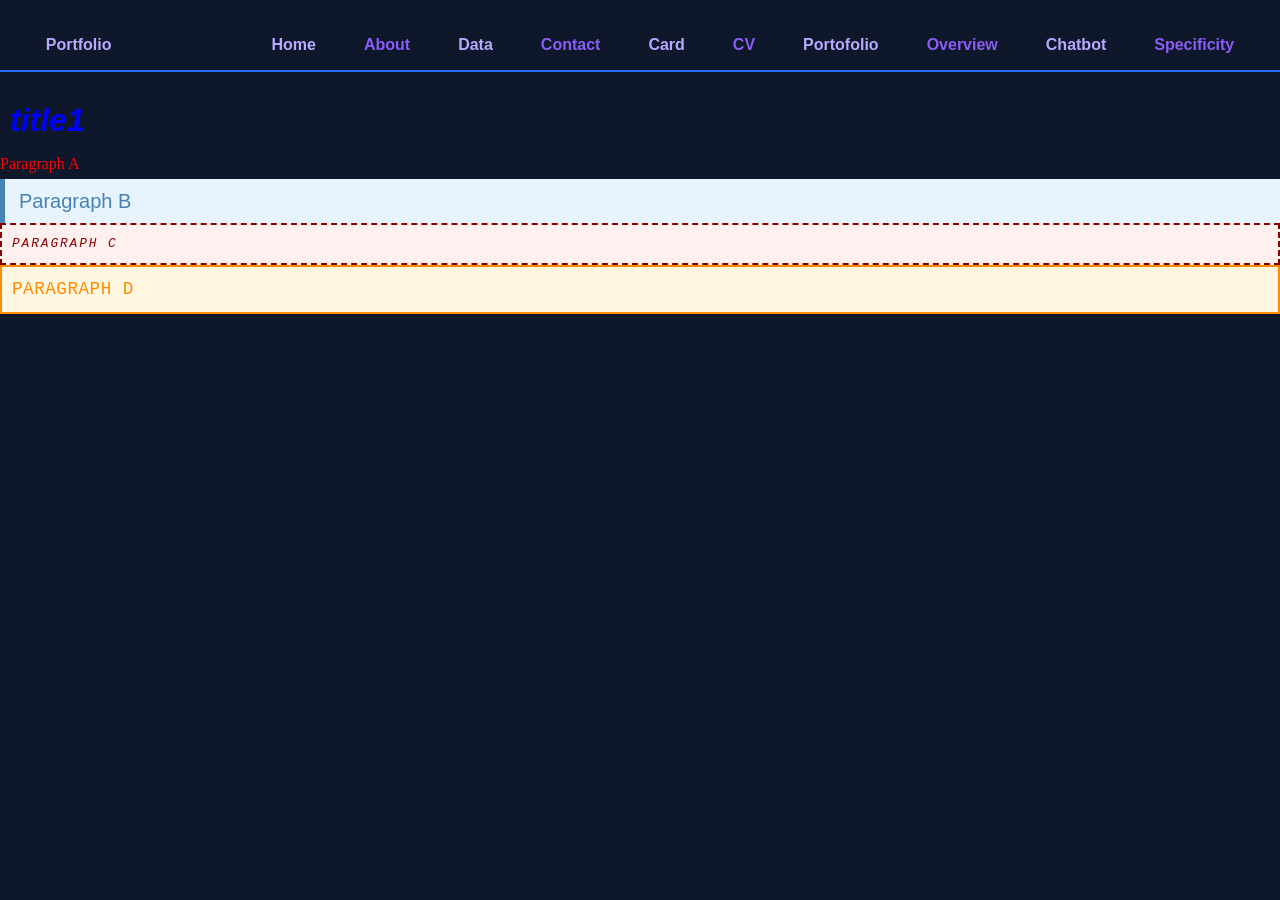
<file: specificity.html>
<!doctype html>
<html lang="en">
  <head>
    <meta charset="UTF-8" />
    <meta name="viewport" content="width=device-width, initial-scale=1.0" />
    <title>Specificity Game</title>
    <link rel="stylesheet" href="specificity_style.css" />
    <style>
      p {
        font-size: 1rem;
        font-family: Georgia, serif;
        line-height: 1.4;
        padding: 4px 0;
      }

      .info {
        color: steelblue;
        font-size: 1.25rem;
        background-color: #e8f4fd;
        padding: 8px 14px;
        border-left: 5px solid steelblue;
        font-family: Arial, sans-serif;
      }

      #warning {
        color: darkred;
        font-size: 0.8rem;
        font-style: italic;
        text-transform: uppercase;
        letter-spacing: 0.15em;
        border: 2px dashed darkred;
        padding: 10px;
        background-color: #fff0f0;
        font-family: "Courier New", monospace;
      }

      #warning.info {
        color: darkorange;
        background-color: #fff7e0;
        border: 2px solid darkorange;
        font-size: 1.1rem;
        font-style: normal;
        letter-spacing: 0.03em;
      }
      h1 {
        color: blue;
        font-style: italic;
        padding: 10px;
      }
    </style>
  </head>
  <body>
    <header>
      <nav>
        <a href="index.html" class="logo">Portfolio</a>
        <ul>
          <li><a href="index.html">Home</a></li>
          <li><a href="about.html">About</a></li>
          <li><a href="data.html">Data</a></li>
          <li><a href="contact.html">Contact</a></li>
          <li><a href="card.html">Card</a></li>
          <li><a href="cv.html">CV</a></li>
          <li><a href="portofolio.html">Portofolio</a></li>
          <li><a href="overview.html">Overview</a></li>
          <li><a href="chatbot.html">Chatbot</a></li>
          <li><a href="specificity.html">Specificity</a></li>
        </ul>
      </nav>
    </header>
    <h1>title1</h1>
    <p style="color: red">Paragraph A</p>

    <p class="info">Paragraph B</p>

    <p id="warning">Paragraph C</p>

    <p class="info" id="warning">Paragraph D</p>
  </body>
</html>
</file>
<file: style.css>
body {
  font-family: "Roboto", sans-serif;
  line-height: 1.6;
  background-color: #0f172a;
  color: #d4e9ff;
  margin: auto;
}

header {
  display: flex;
  justify-content: center;
  max-width: 100%;
  text-align: center;
  padding: 20px;
  border-radius: 8px 8px 0 0;
  background-color: #0b0f19;
}

.title-container {
  display: flex;
  width: 100%;
  margin: 0 auto;
  justify-content: center;
}

.big-title {
  color: #d4e9ff;
  font-family: "Roboto", sans-serif;
  text-align: center;
  background-color: #0b017b;
  padding: 1rem 2rem;
  border-radius: 55px;
  border: 1px solid #6b81ff;
}

input,
textarea,
select {
  background-color: #1306a0;
  border: 1px solid #479cf7;
  border-radius: 20px;
  padding: 1rem 2rem;
  color: white;
  width: 100%;
  box-sizing: border-box;
  font-family: "Roboto", sans-serif;
  font-size: 1rem;
  transition: all 0.3s ease;
}

input:focus,
textarea:focus,
select:focus,
button:focus {
  outline: 3px solid #ffcc00 !important;
  outline-offset: 2px;
}

.form-c button,
button[type="submit"] {
  padding: 0.75rem 2rem;
  font-size: large;
  font-weight: bold;
  color: white;
  background-color: #1306a0;
  border: 1px solid #479cf7;
  border-radius: 30px;
  cursor: pointer;
  transition: all 0.3s ease;
}

button[type="submit"]:hover {
  background-color: #479cf7;
  color: #0f172a;
}

button[type="reset"] {
  padding: 0.75rem 2rem;
  font-size: large;
  color: #d4e9ff;
  background-color: #374151;
  border: none;
  border-radius: 30px;
  cursor: pointer;
  transition: all 0.3s ease;
}

button[type="reset"]:hover {
  background-color: #4b5563;
}

.sub-title {
  color: #d4e9ff;
  font-family: "Roboto", sans-serif;
}

nav {
  border-bottom: 2px solid hsl(221, 100%, 58%);
  border-radius: 10px;
  max-width: fit-content;
  padding: 10px;
  display: flex;
  justify-content: space-between;
  align-items: center;
  gap: 10rem;
  padding: 1rem 4rem;
}

nav ul {
  display: flex;
  justify-content: center;
  list-style: none;
  gap: 3rem;
  padding: 0;
}

nav a {
  color: rgb(183, 169, 255);
  text-decoration: none;
  font-weight: bold;
}

nav a:hover {
  text-decoration: underline;
  color: #763bff;
}

.skip-link {
  position: absolute;
  top: -100px;
  left: 20px;
  background: #1306a0;
  color: white;
  padding: 10px 20px;
  border: 1px solid #479cf7;
  border-radius: 0 0 10px 10px;
  font-weight: bold;
  text-decoration: none;
  z-index: 9999;
  transition: top 0.3s ease;
}

.skip-link:focus {
  top: 0;
}

.error-message {
  color: #ef4444;
  font-size: 0.85rem;
  margin-top: 4px;
  display: block;
  min-height: 1.25rem;
  padding-left: 1rem;
}

.hobby ul li {
  color: #d4e9ff;
  font-family: "Roboto", sans-serif;
}

.body-container {
  display: flex;
  flex-direction: column;
  align-items: center;
  justify-content: center;
  max-width: 100%;
  height: 100%;
  margin: 0 6rem;
  border: 1px solid #763bff;
  padding: 2rem 4rem;
  border-radius: 30px;
}

.about-me-title {
  color: #4a6fe7;
}

.about-me-text {
  color: #6b81ff;
}

.card-container {
  display: grid;
  grid-template-columns: repeat(3, 1fr);
  gap: 10rem;
  width: 100%;
  align-items: stretch;
  justify-content: center;
}

.card {
  max-width: fit-content;
  display: flex;
  flex-direction: column;
  border: 1px solid #c9e8f6;
  padding: 15px;
  border-radius: 25px;
  background-color: rgba(246, 250, 255, 0.1);
  backdrop-filter: blur(64px);
  -webkit-backdrop-filter: blur(64px);
  color: #d0f6f8;
  font-family: "Roboto", sans-serif;
  text-align: center;
}

.card p {
  text-transform: none;
}

section {
  margin-bottom: 20px;
  padding: 15px;
}

fieldset {
  border: 2px solid #003999;
  border-radius: 8px;
  padding: 20px;
}

legend {
  font-weight: bold;
  padding: 0 20px;
  color: #d4e9ff;
}

label {
  display: block;
  margin-bottom: 5px;
  color: #d4e9ff;
}

.table-responsive {
  width: 100%;
  overflow-x: auto;
  -webkit-overflow-scrolling: touch;
  margin-top: 20px;
  border-radius: 10px;
  border: 1px solid #479cf7;
}

table {
  width: 100%;
  border-collapse: collapse;
  background-color: #0b0f19;
  color: white;
}

th,
td {
  padding: 12px;
  text-align: left;
}

th {
  background-color: #1306a0;
  color: white;
  border-bottom: 2px solid #479cf7;
}

#table-body tr {
  background-color: #0b0f19;
  transition: background-color 0.2s ease;
}

#table-body tr:hover {
  background-color: #1306a0;
}

#table-body td {
  border-bottom: 1px solid #ccc9c9;
  color: #d4e9ff;
  vertical-align: middle;
}

#table-body td a {
  color: #479cf7;
  text-decoration: none;
  font-weight: bold;
}

#table-body td a:hover {
  text-decoration: underline;
}

.table-thumb {
  width: 50px;
  height: 50px;
  object-fit: cover;
  border-radius: 4px;
}

.badge {
  background-color: #0b017b;
  color: #d4e9ff;
  padding: 4px 10px;
  border-radius: 20px;
  font-size: 0.8rem;
  font-weight: bold;
  border: 1px solid #479cf7;
}

@keyframes fadeInRow {
  from {
    opacity: 0;
    transform: translateY(10px);
  }
  to {
    opacity: 1;
    transform: translateY(0);
  }
}

.new-row {
  animation: fadeInRow 0.4s ease forwards;
}

footer {
  text-align: center;
  font-size: 0.9rem;
  margin-top: 40px;
  padding: 20px;
  background-color: #4f269a;
  font-weight: bold;
  color: white;
}
</file>
<file: card.css>
* {
  margin: 0;
  padding: 0;
  box-sizing: border-box;
}

body {
  font-family: sans-serif;
  background-color: #0f172a;
  color: white;
  min-height: 100vh;
}

header {
  display: flex;
  justify-content: center;
  max-width: 100%;
  text-align: center;
  padding: 20px;
  border-radius: 8px 8px 0 0;
}

nav {
  border-bottom: 2px solid hsl(221, 100%, 58%);
  border-radius: 10px;
  max-width: fit-content;
  padding: 10px;
  display: flex;
  justify-content: space-between;
  align-items: center;
  gap: 10rem;
  padding: 1rem 4rem;
}
.logo {
  color: white;
  text-decoration: none;
  font-size: 1.3rem;
  font-weight: bold;
}

nav ul {
  display: flex;
  justify-content: center;
  list-style: none;
  gap: 3rem;
  padding: 0;
}
nav a {
  color: rgb(183, 169, 255);
  text-decoration: none;
  font-weight: bold;
}
nav a:hover {
  text-decoration: underline;
  color: #763bff;
}

.card-container {
  min-height: calc(100vh - 120px);

  display: grid;
  place-items: center;

  padding: 2rem;
}

.card {
  width: 100%;
  max-width: 420px;

  background-color: #111827;

  border: 1px solid #334155;

  border-radius: 24px;

  padding: 3rem 2rem;

  display: grid;
  gap: 1.5rem;

  text-align: center;

  box-shadow: 0 10px 30px rgba(0, 0, 0, 0.4);

  transition: transform 0.3s ease;
}

.card:hover {
  transform: translateY(-5px);
}

.profile-img {
  width: 140px;
  height: 140px;

  object-fit: cover;

  border-radius: 50%;

  margin: 0 auto;

  border: 4px solid #8b5cf6;
}

.card h1 {
  font-size: 2rem;
}

.role {
  color: #a78bfa;
  font-weight: bold;
}

.description {
  color: #cbd5e1;
  line-height: 1.7;
}

.buttons {
  display: flex;
  justify-content: center;
  gap: 1rem;

  flex-wrap: wrap;
}
#main-name {
  letter-spacing: 1px;
}
.btn {
  display: flex;
  align-items: center;
  gap: 0.5rem;

  padding: 0.9rem 1.3rem;

  border-radius: 999px;

  text-decoration: none;

  color: white;

  background: linear-gradient(135deg, #7c3aed, #3b82f6);

  transition: 0.3s;
}

.btn:hover {
  transform: scale(1.05);
}

.btn img {
  width: 20px;
}

@media (max-width: 768px) {
  nav {
    flex-direction: column;
    gap: 1rem;
  }

  nav ul {
    flex-wrap: wrap;
    justify-content: center;
  }

  .card {
    padding: 2rem 1.5rem;
  }
}
</file>
<file: overview.css>
* {
  margin: 0;
  padding: 0;
  box-sizing: border-box;
}
body {
  background-color: #0f172a;
  color: white;
  font-family: sans-serif;
  line-height: 1.6;
}

header {
  display: flex;
  justify-content: center;
  max-width: 100%;
  text-align: center;
  padding: 20px;
  border-radius: 8px 8px 0 0;
}

nav {
  border-bottom: 2px solid hsl(221, 100%, 58%);
  border-radius: 10px;
  max-width: fit-content;
  padding: 10px;
  display: flex;
  justify-content: space-between;
  align-items: center;
  gap: 10rem;
  padding: 1rem 4rem;
}

nav ul {
  display: flex;
  justify-content: center;
  list-style: none;
  gap: 3rem;
  padding: 0;
}
nav a {
  color: rgb(183, 169, 255);
  text-decoration: none;
  font-weight: bold;
}
nav a:hover {
  text-decoration: underline;
  color: #763bff;
}

.overview-grid {
  width: 90%;
  max-width: 1200px;
  margin: 40px auto;
  display: grid;
  gap: 2rem;
}
section {
  background-color: #111827;
  border: 1px solid #334155;
  border-radius: 20px;
  padding: 2rem;
}
.profile {
  display: flex;
  align-items: center;
  gap: 2rem;
}
.profile-image {
  width: 140px;
  height: 140px;
  border-radius: 50%;
  object-fit: cover;
  border: 4px solid #8b5cf6;
}
.skill-tags {
  display: flex;
  flex-wrap: wrap;
  gap: 1rem;
  margin-top: 1rem;
}
.skill-tags span {
  transition: 0.3s;
  cursor: pointer;
}
.skill-tags span:hover {
  transform: translateY(-5px);
}
.skill-tags span {
  background-color: #7c3aed;
  padding: 0.7rem 1rem;
  border-radius: 999px;
}
.cards {
  margin-top: 1.5rem;
  display: grid;
  grid-template-columns: repeat(2, 1fr);
  gap: 1.5rem;
}
.card {
  background-color: #1e293b;
  padding: 1.5rem;
  border-radius: 16px;
  transition: 0.3s;
}
.card:hover {
  transform: translateY(-5px);
}
.special-card {
  background: linear-gradient(135deg, #7c3aed, #3b82f6);
}
.contact p {
  margin-top: 0.7rem;
}

@media (max-width: 768px) {
  nav {
    flex-direction: column;
    gap: 1rem;
  }
  nav ul {
    flex-wrap: wrap;
    justify-content: center;
  }
  .profile {
    flex-direction: column;
    text-align: center;
  }
  .cards {
    grid-template-columns: 1fr;
  }
  section {
    padding: 1.5rem;
  }
}
</file>
<file: specificity_style.css>
* {
  margin: 0;
  padding: 0;
  box-sizing: border-box;
}

body {
  font-family: sans-serif;
  background-color: #0f172a;
  color: white;
  min-height: 100vh;
}

header {
  display: flex;
  justify-content: center;
  max-width: 100%;
  text-align: center;
  padding: 20px;
  border-radius: 8px 8px 0 0;
}

nav {
  border-bottom: 2px solid hsl(221, 100%, 58%);
  border-radius: 10px;
  max-width: fit-content;
  padding: 10px;
  display: flex;
  justify-content: space-between;
  align-items: center;
  gap: 10rem;
  padding: 1rem 4rem;
}

h1 {
  color: magenta;
  font-style: italic;
  padding: 10px;
}

nav ul {
  display: flex;
  justify-content: center;
  list-style: none;
  gap: 3rem;
  padding: 0;
}
nav a {
  color: rgb(183, 169, 255);
  text-decoration: none;
  font-weight: bold;
}
nav a:hover {
  text-decoration: underline;
  color: #763bff;
}
nav ul li:nth-child(even) a {
  color: #8b5cf6;
}
</file>
